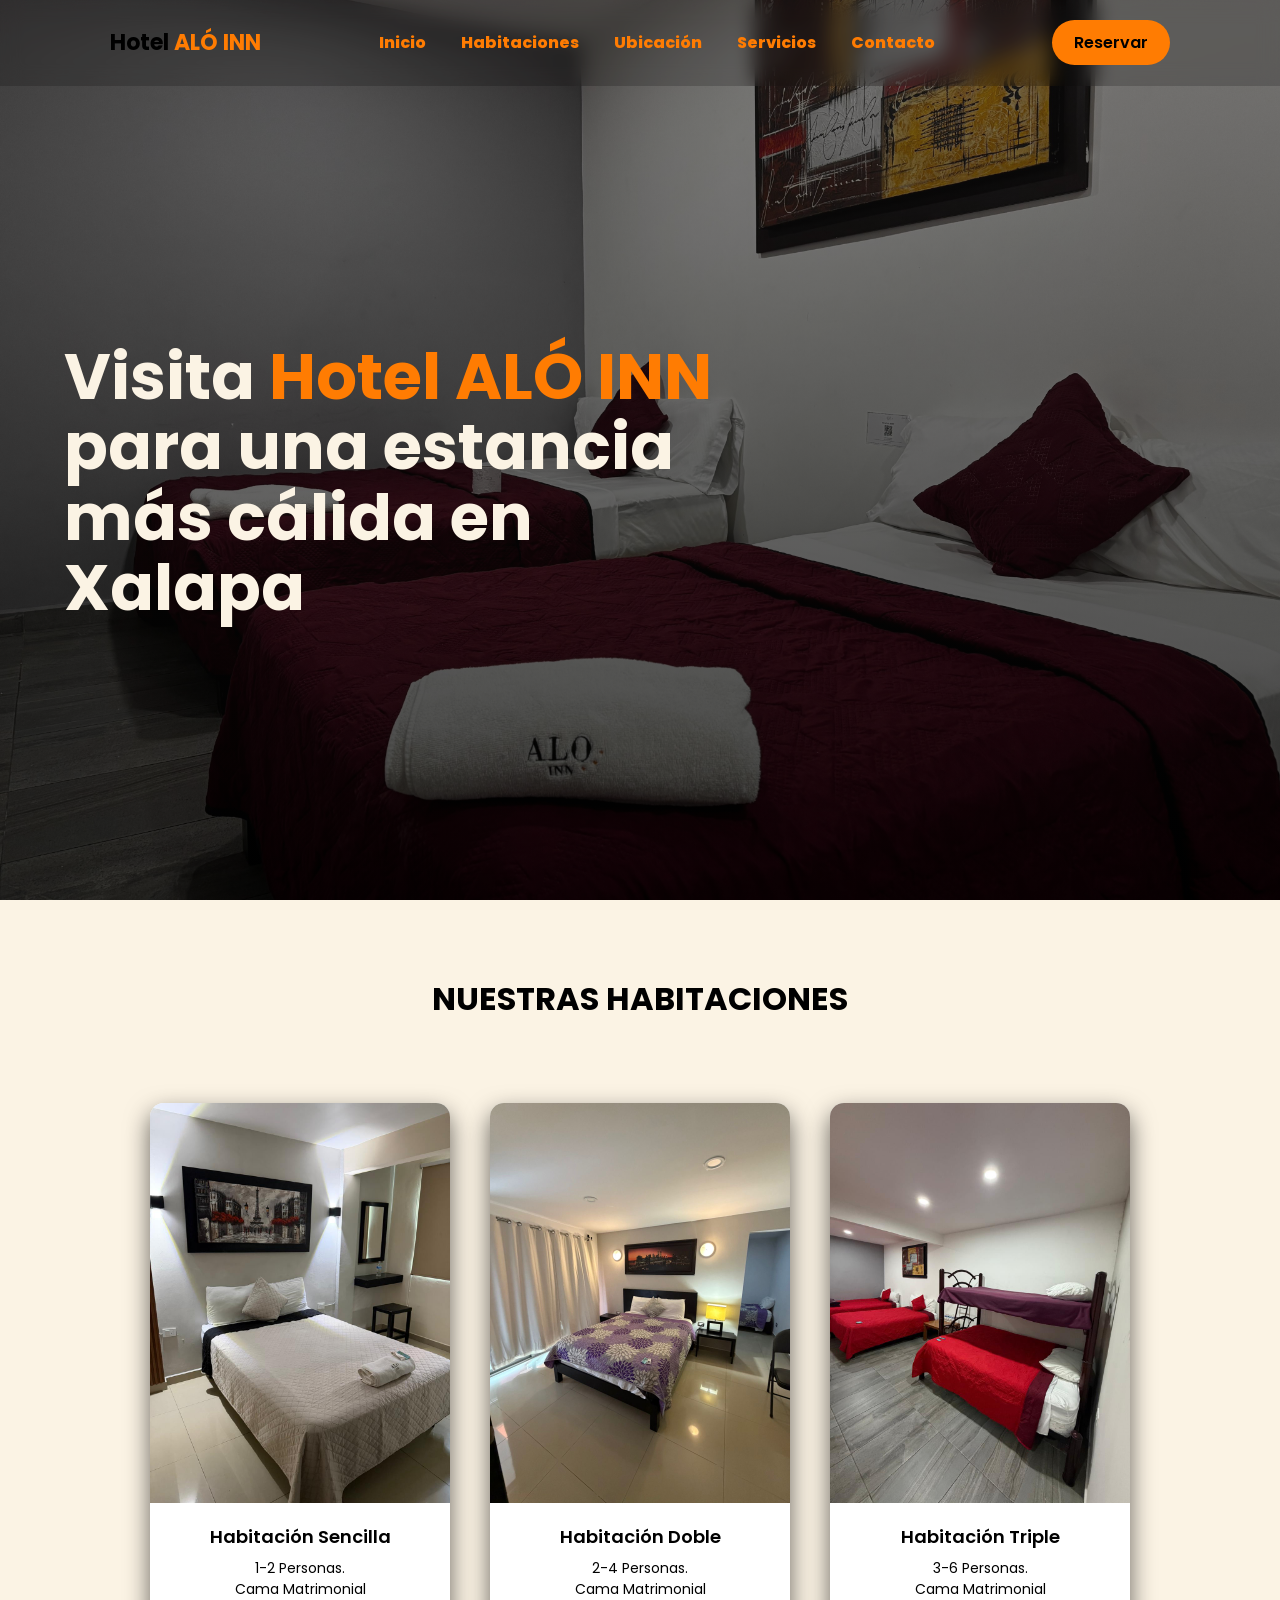
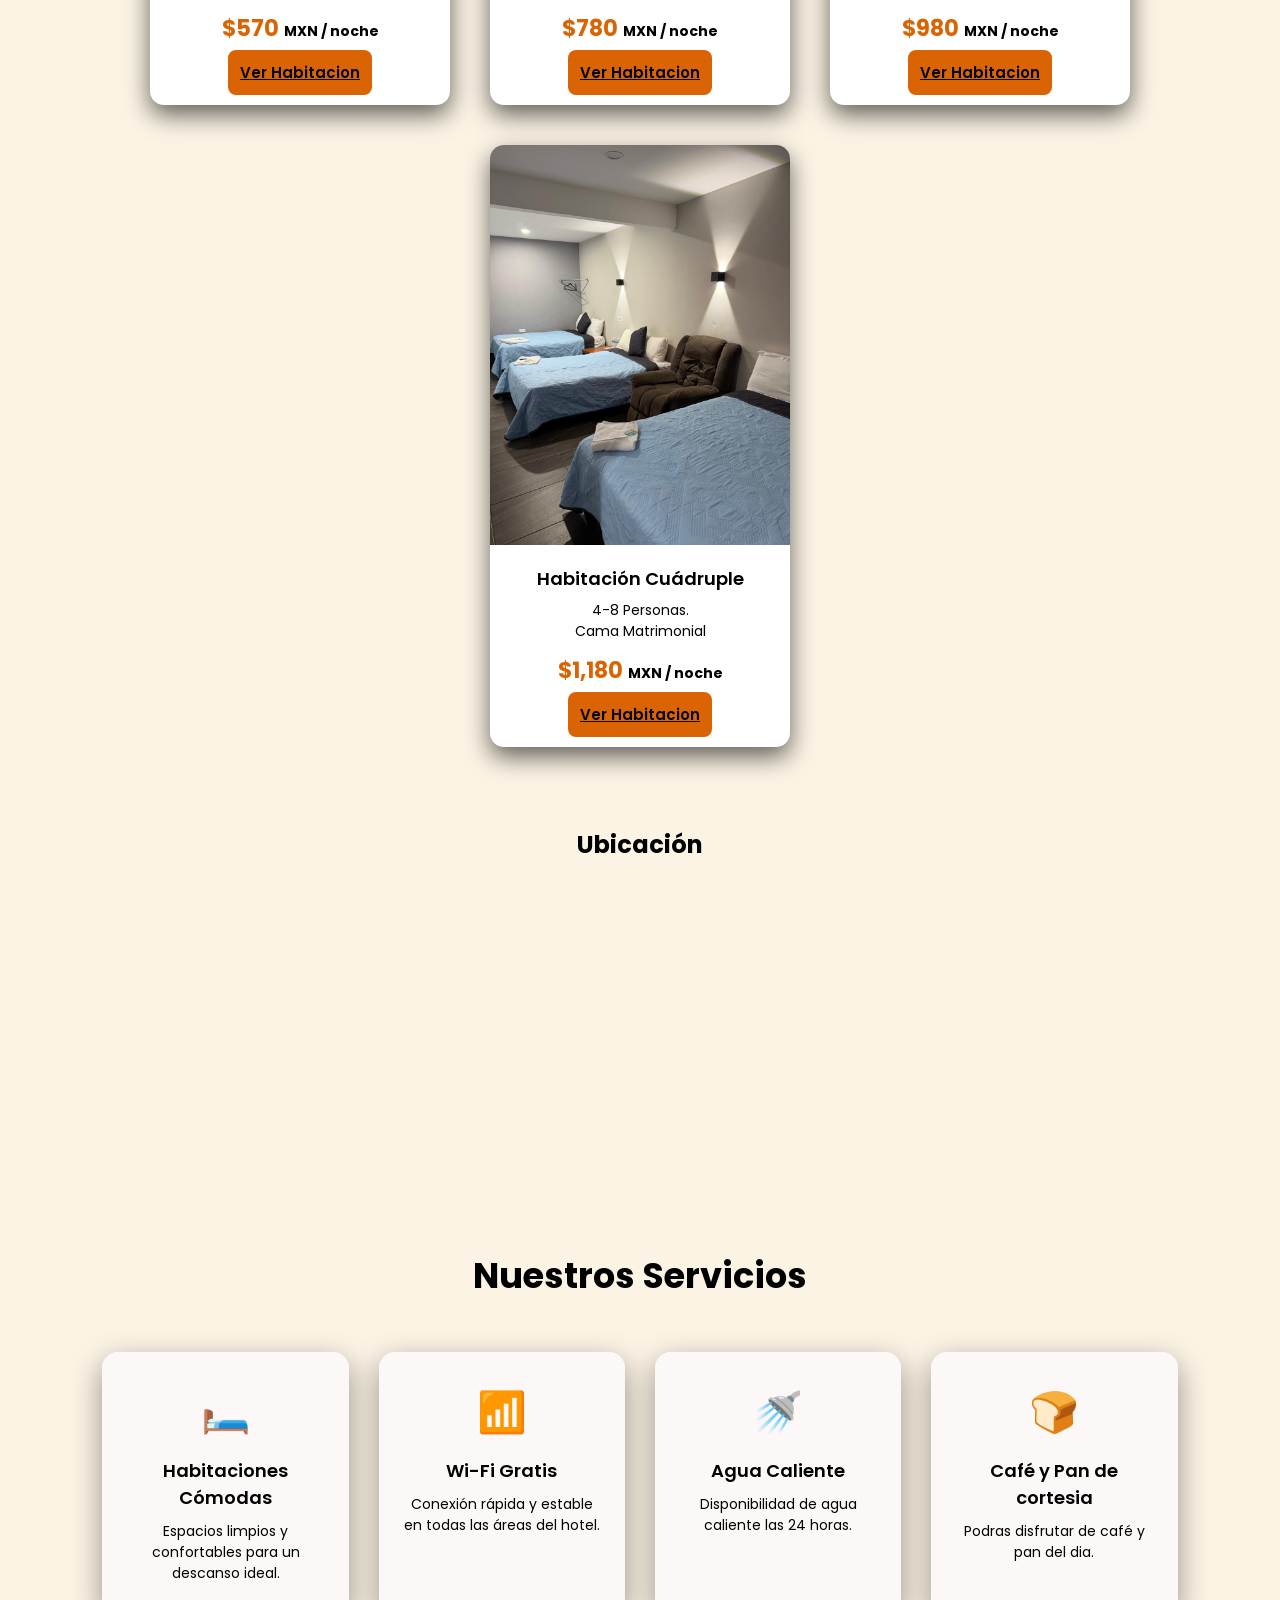
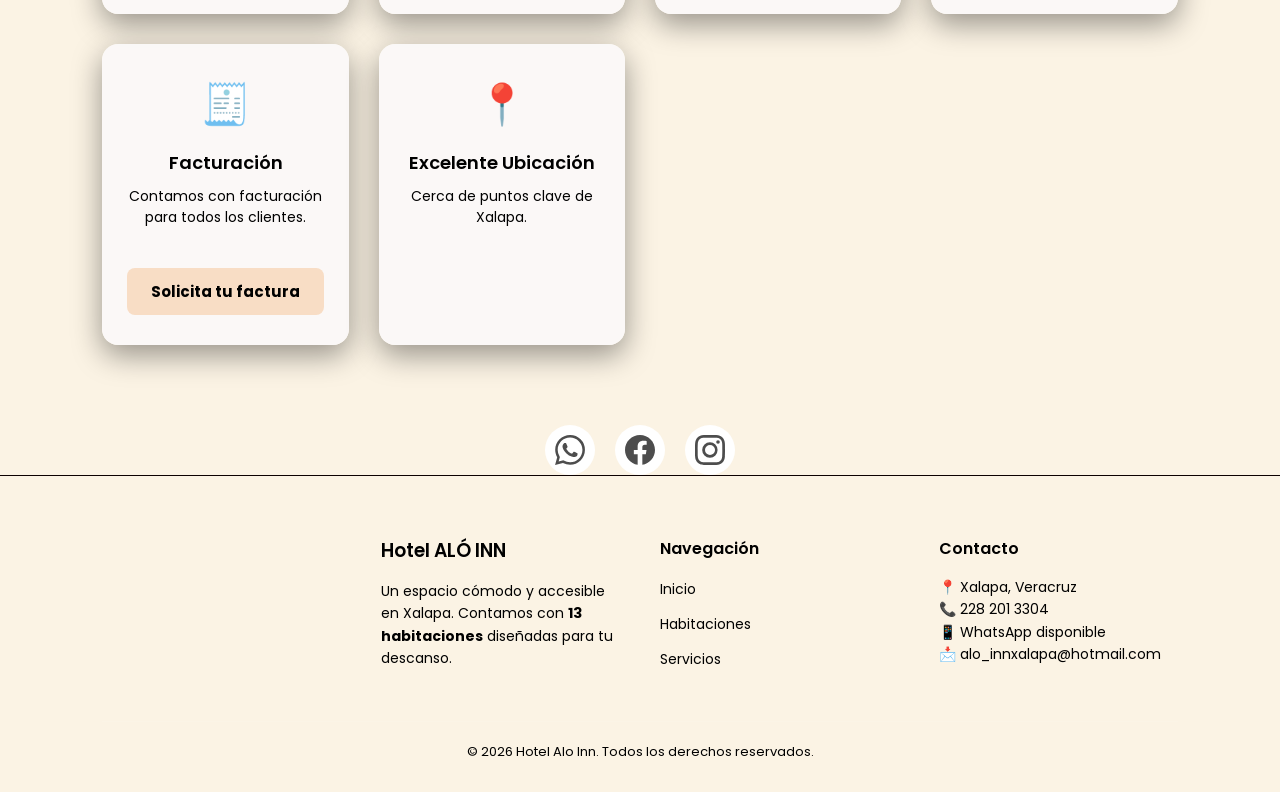
<file: index.html>
<!DOCTYPE html>

<html lang="es">

<head>
  <meta charset="UTF-8">
  <meta name="viewport" content="width=device-width, initial-scale=1.0">
  
  <title>Hotel Alo Inn | Confort y Calidad en Xalapa, Veracruz</title>
  
  <meta name="description" content="Disfruta de Hotel Alo Inn en Xalapa. Habitaciones cómodas, Wi-Fi gratis, facturación y la mejor ubicación. ¡Reserva hoy mismo!">
  <meta name="keywords" content="Hotel Xalapa, Hotel Alo Inn, hospedaje Veracruz, hotel con factura, habitaciones económicas Xalapa">

  <link rel="icon" href="img/logo.jpg" type="image/jpeg">
  <link rel="apple-touch-icon" href="img/logo.jpg">

  <meta property="og:type" content="website">
  <meta property="og:title" content="Hotel Alo Inn - Tu mejor opción en Xalapa">
  <meta property="og:description" content="Habitaciones cómodas y servicios de primera. ¡Conoce nuestras promociones!">
  <meta property="og:image" content="https://hotelaloinn.com/img/logo.jpeg">
  <meta property="og:url" content="https://hotelaloinn.com">

 <!-- Carga de la letra Poppins (Indispensable para que no se vea la letra por defecto) -->
<link href="https://fonts.googleapis.com/css2?family=Poppins:wght@300;400;600;700&display=swap" rel="stylesheet">

<!-- Vinculación al CSS (Asegúrate de que el nombre sea idéntico al de tu archivo) -->
<link rel="stylesheet" href="style.css?v=2">
</head>
<body>


<header class="navbar">
  <div class="nav-container"> 

    <div class="logo">
      Hotel <span>ALÓ INN</span>
    </div>

    <nav class="nav-links">
      <a href="#inicio">Inicio</a>
      <a href="#habitaciones">Habitaciones</a>
      <a href="#Ubicacion">Ubicación</a>
      <a href="#servicios"> Servicios</a>
      <a href="#contacto">Contacto</a>
    </nav>

    <a 
      href="https://wa.me/522282358579?text=Hola%2C%20buen%20d%C3%ADa.%20Me%20gustar%C3%ADa%20reservar%20una%20habitaci%C3%B3n%20en%20el%20Hotel%20Alo%20Inn.%20%C2%BFPodr%C3%ADan%20brindarme%20disponibilidad%20y%20tarifas%2C%20por%20favor%3F"
      class="nav-btn"
      target="_blank"
    >
      Reservar
    </a>

  </div>
</header>

<section class="hero" id="inicio">
  <div class="hero-content">
    <h1>
      Visita <span>Hotel ALÓ INN</span> para una estancia más cálida en Xalapa
    </h1>
  </div>
</section><br><br> <br>

<h1>NUESTRAS HABITACIONES</h1>

<section class="products" id="habitaciones">

  <div class="product-card">
    <img src="img/habitaciosencilla.jpeg" alt="Habitación Sencilla">
    <div class="product-info">
      <h3>Habitación Sencilla</h3>
      <p class="description">
        1-2 Personas.<br>
        Cama Matrimonial
      </p>
      <div class="price">
        $570 <span>MXN / noche</span>
      </div>
      <a href="habitacionsencilla.html" class="buy-btn">
       Ver Habitacion
      </a>
    </div>
  </div>

  <div class="product-card">
    <img src="img/habitaciondoble.jpeg" alt="Habitación Doble">
    <div class="product-info">
      <h3>Habitación Doble</h3>
      <p class="description">
        2-4 Personas.<br>
        Cama Matrimonial
      </p>
      <div class="price">
        $780 <span>MXN / noche</span>
      </div>
      <a href="habitaciondoble.html" class="buy-btn">
     Ver Habitacion
      </a>
    </div>
  </div>

  <div class="product-card">
    <img src="img/habitaciontriple.jpeg" alt="Habitación Triple">
    <div class="product-info">
      <h3>Habitación Triple</h3>
      <p class="description">
        3-6 Personas.<br>
        Cama Matrimonial
      </p>
      <div class="price">
        $980 <span>MXN / noche</span>
      </div>
      <a href="habitaciontriple.html" class="buy-btn">
        Ver Habitacion
      </a>
    </div>
  </div>

  <div class="product-card">
    <img src="img/habitacioncuadruple.jpeg" alt="Habitación Cuádruple">
    <div class="product-info">
      <h3>Habitación Cuádruple</h3>
      <p class="description">
        4-8 Personas.<br>
        Cama Matrimonial
      </p>
      <div class="price">
        $1,180 <span>MXN / noche</span>
      </div>
      <a href="habitacioncuadruple.html" class="buy-btn">
        Ver Habitacion
      </a>
    </div>
  </div>

</section>

<!-- Mapá -->
 <section class="Ubicacion" id="Ubicacion">
  <h1>Ubicación </h1>
  <iframe src="https://www.google.com/maps/embed?pb=!1m18!1m12!1m3!1d3759.8437289900535!2d-96.91754228857053!3d19.548321536897763!2m3!1f0!2f0!3f0!3m2!1i1024!2i768!4f13.1!3m3!1m2!1s0x85db31e40d9a5141%3A0xbbd44925af812f5!2zQUzDkyBJTk4!5e0!3m2!1ses-419!2smx!4v1768088990701!5m2!1ses-419!2smx" width="400" height="300" style="border:0;" allowfullscreen="" loading="lazy" referrerpolicy="no-referrer-when-downgrade"></iframe></section>



<!-- Servicios -->
<section class="services" id="servicios">

  <h2 class="section-title">Nuestros Servicios</h2>

  <div class="services-grid">

    <div class="service-card">
      <div class="service-icon">🛏️</div>
      <h3>Habitaciones Cómodas</h3>
      <p>
        Espacios limpios y confortables para un descanso ideal.
      </p>
    </div>

    <div class="service-card">
      <div class="service-icon">📶</div>
      <h3>Wi-Fi Gratis</h3>
      <p>
        Conexión rápida y estable en todas las áreas del hotel.
      </p>
    </div>

    <div class="service-card">
      <div class="service-icon">🚿</div>
      <h3>Agua Caliente</h3>
      <p>
        Disponibilidad de agua caliente las 24 horas.
      </p>
    </div>

    <div class="service-card">
      <div class="service-icon">🍞 </div>
      <h3>Café y Pan de cortesia</h3>
      <p>
        Podras disfrutar de café y pan del dia.
      </p>
    </div>

    <div class="service-card">
      <div class="service-icon">🧾</div>
      <h3>Facturación</h3>
      <p>
      Contamos con  facturación para todos los clientes.
      </p><BR>
       <a href="https://wa.me/522282358579?text=%0APara%20poder%20realizar%20la%20facturaci%C3%B3n%20correspondiente%2C%20le%20agradecer%C3%ADamos%20nos%20pudiera%20proporcionar%20la%20siguiente%20informaci%C3%B3n%20fiscal.%0A%E2%80%A2%20Nombre%20o%20Raz%C3%B3n%20Social%3A%0A%E2%80%A2%20RFC%3A%0A%E2%80%A2%20Uso%20de%20CFDI%3A%0A%E2%80%A2%20R%C3%A9gimen%20fiscal%3A%0A%E2%80%A2%20Direcci%C3%B3n%3A%0A%E2%80%A2%20C%C3%B3digo%20Postal%3A%0A%E2%80%A2%20Tipo%20de%20pago%20y%20cantidad%3A%0A%E2%80%A2%20Correo%20electr%C3%B3nico%20para%20env%C3%ADo%20de%20factura%3A%0A%E2%80%A2%20Comprobante%20de%20pago%20%28imagen%29" class="bottom"> Solicita tu factura</a>  
       
      </a> 
    </div>

    <div class="service-card">
      <div class="service-icon">📍</div>
      <h3>Excelente Ubicación</h3>
      <p>
        Cerca de puntos clave de Xalapa.
      </p>
    </div>

  </div>
</section>


  <!-- REDES SOCIALES -->

<ul class="example-2">
  <li class="icon-content">
    <a
      data-social="whatsapp"
      aria-label="Whatsapp"
      href="https://wa.me/522282358579?text=Hola%2C%20buen%20d%C3%ADa.%20Me%20gustar%C3%ADa%20reservar%20una%20habitaci%C3%B3n%20en%20el%20Hotel%20Alo%20Inn.%20%C2%BFPodr%C3%ADan%20brindarme%20disponibilidad%20y%20tarifas%2C%20por%20favor%3F"
    >
      <div class="filled"></div>
      <svg
        xml:space="preserve"
        viewBox="0 0 24 24"
        class="bi bi-whatsapp"
        fill="currentColor"
        height="24"
        width="24"
        xmlns="http://www.w3.org/2000/svg"
      >
        <path
          fill="currentColor"
          d="M17.472 14.382c-.297-.149-1.758-.867-2.03-.967-.273-.099-.471-.148-.67.15-.197.297-.767.966-.94 1.164-.173.199-.347.223-.644.075-.297-.15-1.255-.463-2.39-1.475-.883-.788-1.48-1.761-1.653-2.059-.173-.297-.018-.458.13-.606.134-.133.298-.347.446-.52.149-.174.198-.298.298-.497.099-.198.05-.371-.025-.52-.075-.149-.669-1.612-.916-2.207-.242-.579-.487-.5-.669-.51-.173-.008-.371-.01-.57-.01-.198 0-.52.074-.792.372-.272.297-1.04 1.016-1.04 2.479 0 1.462 1.065 2.875 1.213 3.074.149.198 2.096 3.2 5.077 4.487.709.306 1.262.489 1.694.625.712.227 1.36.195 1.871.118.571-.085 1.758-.719 2.006-1.413.248-.694.248-1.289.173-1.413-.074-.124-.272-.198-.57-.347m-5.421 7.403h-.004a9.87 9.87 0 01-5.031-1.378l-.361-.214-3.741.982.998-3.648-.235-.374a9.86 9.86 0 01-1.51-5.26c.001-5.45 4.436-9.884 9.888-9.884 2.64 0 5.122 1.03 6.988 2.898a9.825 9.825 0 012.893 6.994c-.003 5.45-4.437 9.884-9.885 9.884m8.413-18.297A11.815 11.815 0 0012.05 0C5.495 0 .16 5.335.157 11.892c0 2.096.547 4.142 1.588 5.945L.057 24l6.305-1.654a11.882 11.882 0 005.683 1.448h.005c6.554 0 11.89-5.335 11.893-11.893a11.821 11.821 0 00-3.48-8.413Z"
        ></path>
      </svg>
    </a>
    <div class="tooltip">Whatsapp</div>
  </li>
  <li class="icon-content">
    <a
      data-social="facebook"
      aria-label="Facebook"
      href="https://www.facebook.com/ALOINNXALAPA/?locale=es_LA"
    >
      <div class="filled"></div>
      <svg
        xml:space="preserve"
        viewBox="0 0 24 24"
        class="bi bi-facbook"
        fill="currentColor"
        height="24"
        width="24"
        xmlns="http://www.w3.org/2000/svg"
      >
        <path
          fill="currentColor"
          d="M23.9981 11.9991C23.9981 5.37216 18.626 0 11.9991 0C5.37216 0 0 5.37216 0 11.9991C0 17.9882 4.38789 22.9522 10.1242 23.8524V15.4676H7.07758V11.9991H10.1242V9.35553C10.1242 6.34826 11.9156 4.68714 14.6564 4.68714C15.9692 4.68714 17.3424 4.92149 17.3424 4.92149V7.87439H15.8294C14.3388 7.87439 13.8739 8.79933 13.8739 9.74824V11.9991H17.2018L16.6698 15.4676H13.8739V23.8524C19.6103 22.9522 23.9981 17.9882 23.9981 11.9991Z"
        ></path>
      </svg>
    </a>
    <div class="tooltip">Facebook</div>
  </li>
  <li class="icon-content">
    <a
      data-social="instagram"
      aria-label="Instagram"
      href="https://www.instagram.com/alo_innxlp?igsh=Y3Bvd2txeXczbG93"
    >
      <div class="filled"></div>
      <svg
        xml:space="preserve"
        viewBox="0 0 16 16"
        class="bi bi-instagram"
        fill="currentColor"
        height="16"
        width="16"
        xmlns="http://www.w3.org/2000/svg"
      >
        <path
          fill="currentColor"
          d="M8 0C5.829 0 5.556.01 4.703.048 3.85.088 3.269.222 2.76.42a3.9 3.9 0 0 0-1.417.923A3.9 3.9 0 0 0 .42 2.76C.222 3.268.087 3.85.048 4.7.01 5.555 0 5.827 0 8.001c0 2.172.01 2.444.048 3.297.04.852.174 1.433.372 1.942.205.526.478.972.923 1.417.444.445.89.719 1.416.923.51.198 1.09.333 1.942.372C5.555 15.99 5.827 16 8 16s2.444-.01 3.298-.048c.851-.04 1.434-.174 1.943-.372a3.9 3.9 0 0 0 1.416-.923c.445-.445.718-.891.923-1.417.197-.509.332-1.09.372-1.942C15.99 10.445 16 10.173 16 8s-.01-2.445-.048-3.299c-.04-.851-.175-1.433-.372-1.941a3.9 3.9 0 0 0-.923-1.417A3.9 3.9 0 0 0 13.24.42c-.51-.198-1.092-.333-1.943-.372C10.443.01 10.172 0 7.998 0zm-.717 1.442h.718c2.136 0 2.389.007 3.232.046.78.035 1.204.166 1.486.275.373.145.64.319.92.599s.453.546.598.92c.11.281.24.705.275 1.485.039.843.047 1.096.047 3.231s-.008 2.389-.047 3.232c-.035.78-.166 1.203-.275 1.485a2.5 2.5 0 0 1-.599.919c-.28.28-.546.453-.92.598-.28.11-.704.24-1.485.276-.843.038-1.096.047-3.232.047s-2.39-.009-3.233-.047c-.78-.036-1.203-.166-1.485-.276a2.5 2.5 0 0 1-.92-.598 2.5 2.5 0 0 1-.6-.92c-.109-.281-.24-.705-.275-1.485-.038-.843-.046-1.096-.046-3.233s.008-2.388.046-3.231c.036-.78.166-1.204.276-1.486.145-.373.319-.64.599-.92s.546-.453.92-.598c.282-.11.705-.24 1.485-.276.738-.034 1.024-.044 2.515-.045zm4.988 1.328a.96.96 0 1 0 0 1.92.96.96 0 0 0 0-1.92m-4.27 1.122a4.109 4.109 0 1 0 0 8.217 4.109 4.109 0 0 0 0-8.217m0 1.441a2.667 2.667 0 1 1 0 5.334 2.667 2.667 0 0 1 0-5.334"
        ></path>
      </svg>
    </a>
    <div class="tooltip">Instagram</div>
  </li>
</ul>
<footer class="footer" id="contacto">
  <div class="footer-container">
<br><br><br><br>

    <!-- INFO HOTEL -->
    <div class="footer-column">
      <h3>Hotel ALÓ INN</h3>
      <p>
        Un espacio cómodo y accesible en Xalapa.  
        Contamos con <strong>13 habitaciones</strong> diseñadas para tu descanso.
      </p>
    </div>

    <!-- NAVEGACIÓN -->
    <div class="footer-column">
      <h4>Navegación</h4>
      <ul>
        <li><a href="#inicio">Inicio</a></li>
        <li><a href="#habitaciones">Habitaciones</a></li>
        <li><a href="#servicios">Servicios</a></li>
      </ul>
    </div>

    <!-- CONTACTO -->
    <div class="footer-column">
      <h4>Contacto</h4>
      <p>📍 Xalapa, Veracruz</p>
      <p>📞 228 201 3304</p>
      <p>📱 WhatsApp disponible</p>
      <P>📩 alo_innxalapa@hotmail.com </P>
    </div>

  </div>

  <div class="footer-bottom">
    © 2026 Hotel Alo Inn. Todos los derechos reservados.
  </div>
</footer>



<script src="main.js" defer></script>

</body>
</html>
</file>
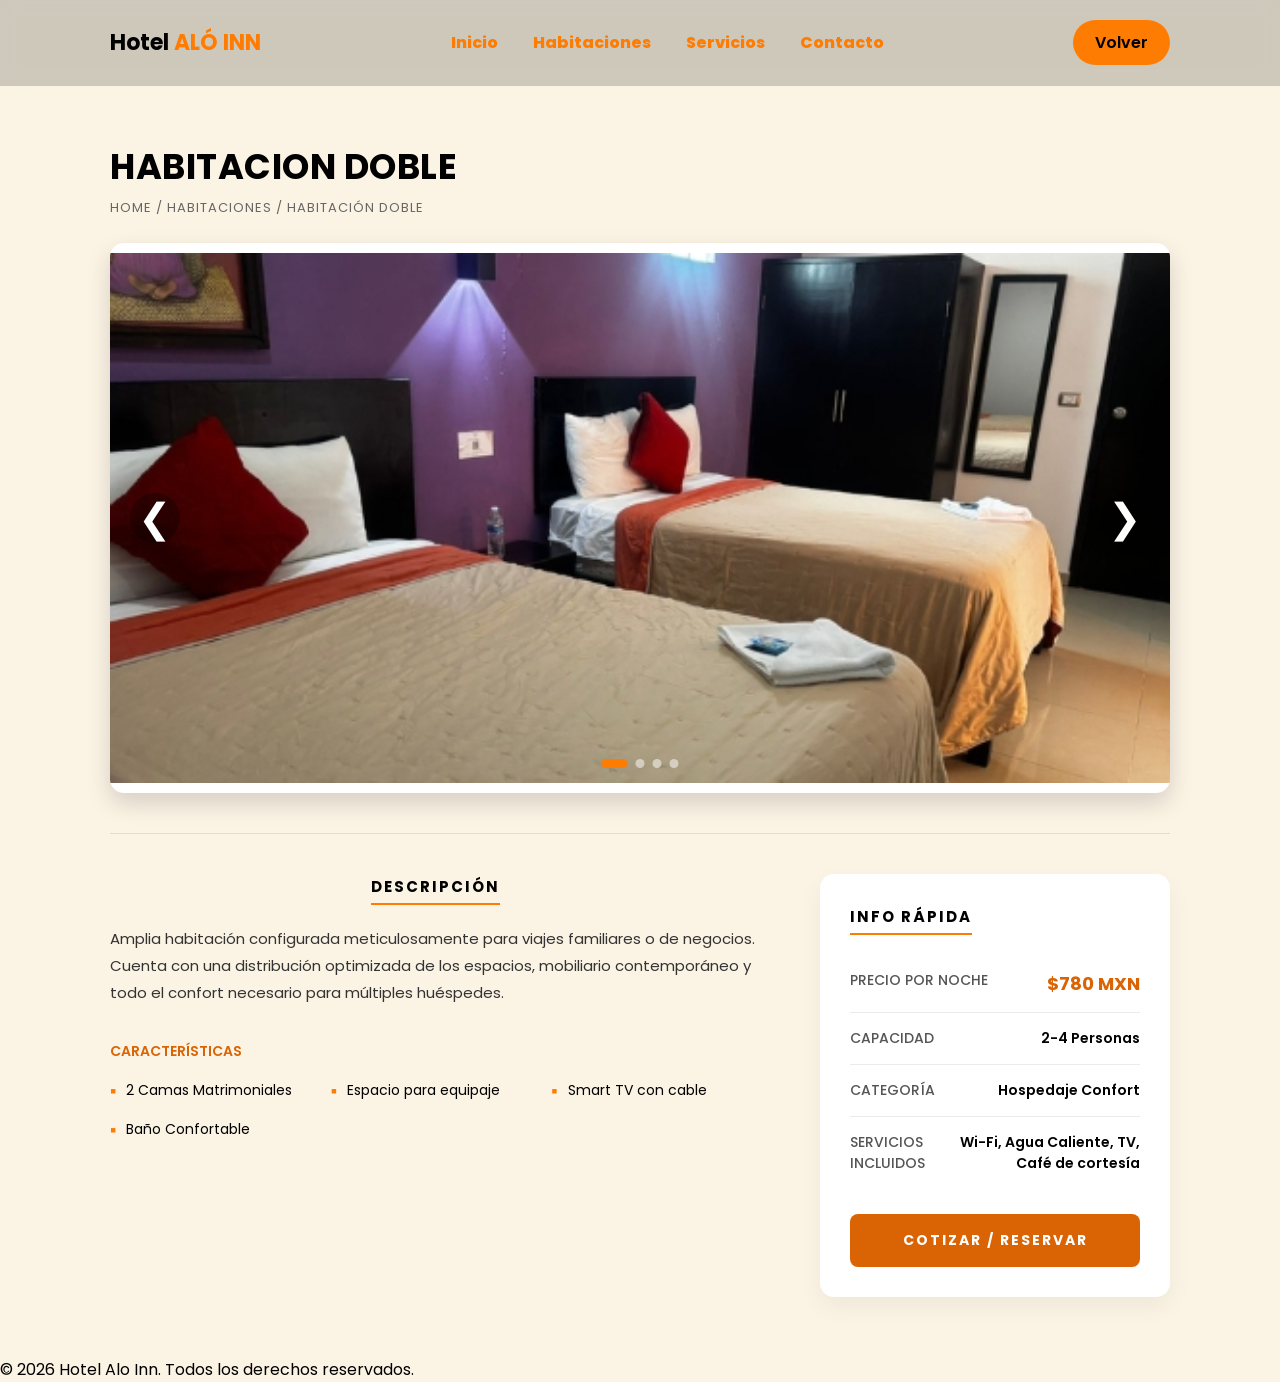
<file: habitaciondoble.html>
<!DOCTYPE html>
<html lang="es">
<head>
    <meta charset="UTF-8">
    <meta name="viewport" content="width=device-width, initial-scale=1.0">
    <title>Detalles de Habitación | Hotel Alo Inn</title>
    <link rel="stylesheet" href="style.css">
    <link href="https://fonts.googleapis.com/css2?family=Poppins:wght@300;400;500;600;700&display=swap" rel="stylesheet">
</head>
<body class="hotel-theme">

    <header class="navbar">
        <div class="nav-container"> 
            <div class="logo">Hotel <span>ALÓ INN</span></div>
            <nav class="nav-links">
                <a href="index.html">Inicio</a>
                <a href="index.html#habitaciones">Habitaciones</a>
                <a href="index.html#servicios">Servicios</a>
                <a href="index.html#contacto">Contacto</a>
            </nav>
            <a href="index.html#habitaciones" class="nav-btn">Volver</a>
        </div>
    </header>

    <main class="project-detail-container">
        
        <div class="project-header">
            <h1 id="room-title">Habitacion Doble</h1>
            <div class="project-breadcrumbs">Home / Habitaciones / <span id="room-subtitle">Detalle</span></div>
        </div>

        <section class="slider-wrapper">
         <button class="slide-arrow" id="slide-arrow-prev" onclick="changeSlide(-1)">&#10094;</button>

<button class="slide-arrow" id="slide-arrow-next" onclick="changeSlide(1)">&#10095;</button>
            
            <div class="slider-main-track">
                <img src="" id="active-slide-img" alt="Vista Habitación">
            </div>

            <div class="slider-dots" id="slider-dots-container"></div>
        </section>

        <section class="project-meta-grid">
            
            <div class="meta-column description-box">
                <h2>DESCRIPCIÓN</h2>
                <p id="room-description">
                    Cargando la descripción detallada de los espacios confortables y servicios incluidos para tu descanso ideal en Xalapa...
                </p>
                
                <div class="characteristics-section">
                    <h3>Características</h3>
                    <ul id="room-features-list">
                        </ul>
                </div>
            </div>

            <div class="meta-column quick-info-box">
                <h2>INFO RÁPIDA</h2>
                
                <div class="info-row">
                    <span class="info-label">PRECIO POR NOCHE</span>
                    <span class="info-value price-highlight" id="room-price">$780 MXN</span>
                </div>
                
                <div class="info-row">
                    <span class="info-label">CAPACIDAD</span>
                    <span class="info-value" id="room-capacity">2-4 Personas</span>
                </div>

                <div class="info-row">
                    <span class="info-label">CATEGORÍA</span>
                    <span class="info-value">Hospedaje Confort</span>
                </div>

                <div class="info-row">
                    <span class="info-label">SERVICIOS INCLUIDOS</span>
                    <span class="info-value">Wi-Fi, Agua Caliente, TV, Café de cortesía</span>
                </div>

                <a href="https://wa.me/522282358579?text=Hola%2C%20buen%20d%C3%ADa.%20Me%20gustar%C3%ADa%20reservar%20una%20habitaci%C3%B3n%20DOBLE%20en%20el%20Hotel%20Alo%20Inn.%20%C2%BFMe%20pueden%20dar%20disponibilidad%20y%20precio%3F" id="wa-reserve-btn" target="_blank" class="action-quote-btn">
                    COTIZAR / RESERVAR
                </a>
            </div>

        </section>
    </main>

    <footer class="footer-dark">
        © 2026 Hotel Alo Inn. Todos los derechos reservados.
    </footer>

    <script src="main.js" defer></script>
</body>
</html>
</file>
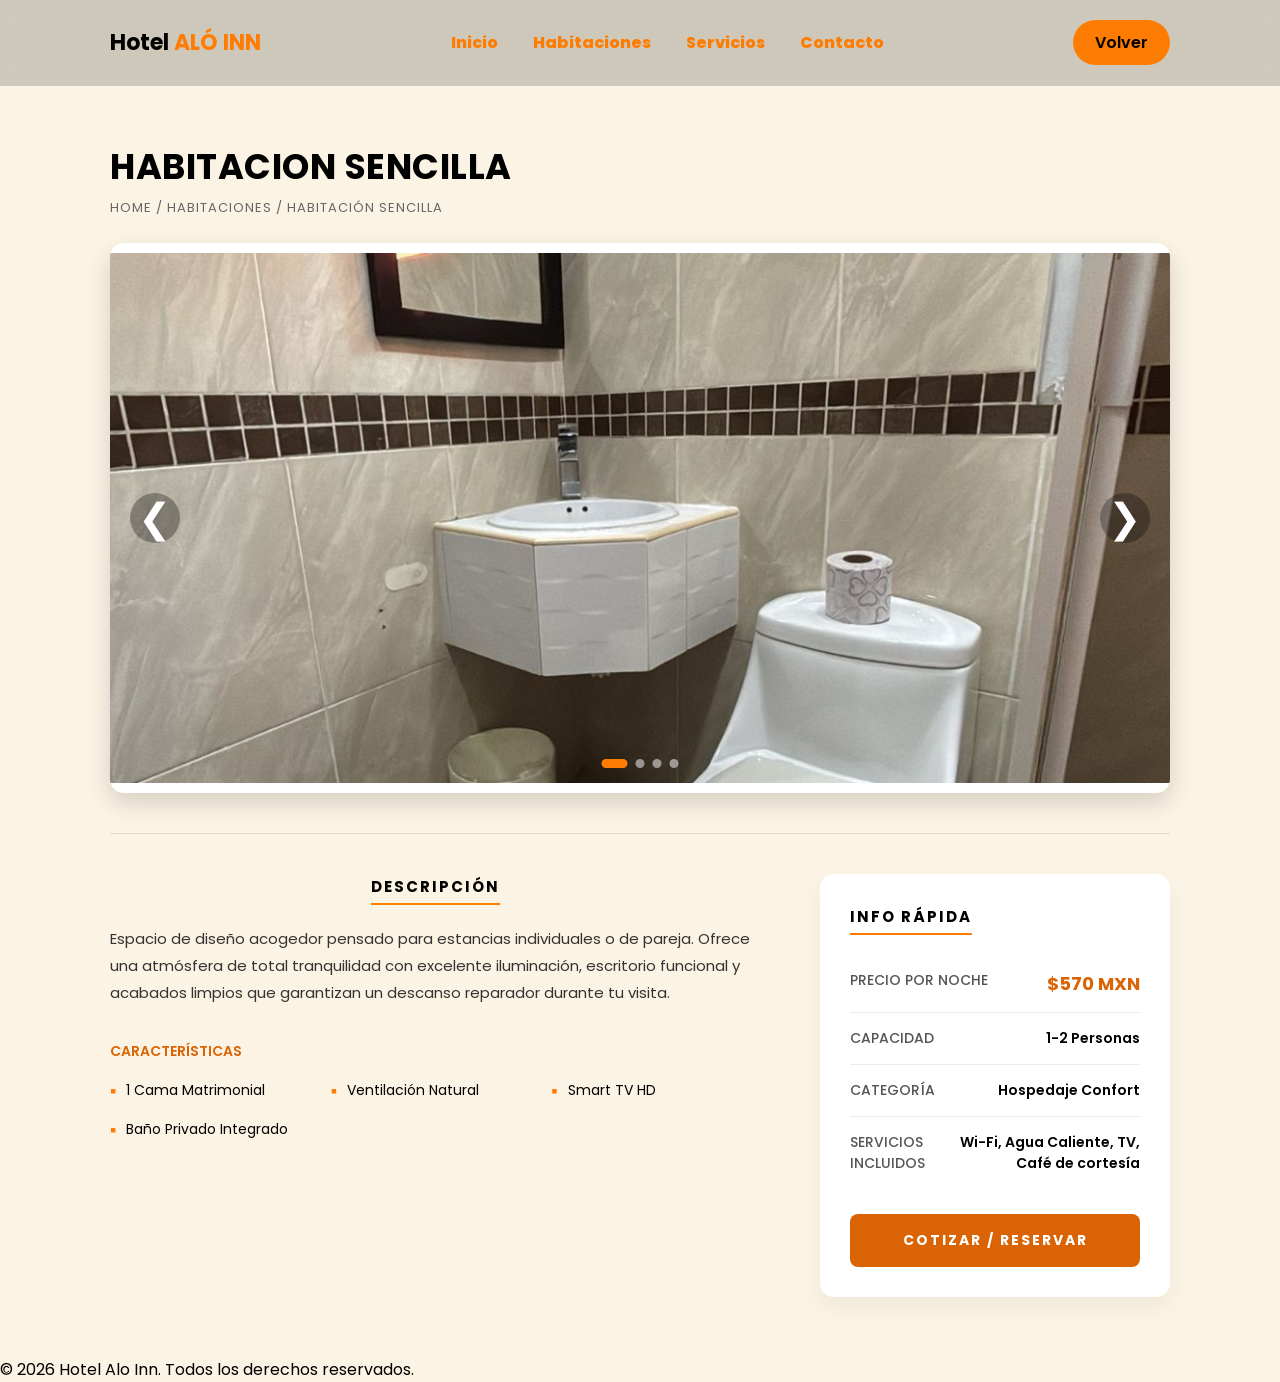
<file: habitacionsencilla.html>
<!DOCTYPE html>
<html lang="es">
<head>
    <meta charset="UTF-8">
    <meta name="viewport" content="width=device-width, initial-scale=1.0">
    <title>Detalles de Habitación | Hotel Alo Inn</title>
    <link rel="stylesheet" href="style.css">
    <link href="https://fonts.googleapis.com/css2?family=Poppins:wght@300;400;500;600;700&display=swap" rel="stylesheet">
</head>
<body class="hotel-theme">

    <header class="navbar">
        <div class="nav-container"> 
            <div class="logo">Hotel <span>ALÓ INN</span></div>
            <nav class="nav-links">
                <a href="index.html">Inicio</a>
                <a href="index.html#habitaciones">Habitaciones</a>
                <a href="index.html#servicios">Servicios</a>
                <a href="index.html#contacto">Contacto</a>
            </nav>
            <a href="index.html#habitaciones" class="nav-btn">Volver</a>
        </div>
    </header>

    <main class="project-detail-container">
        
        <div class="project-header">
            <h1 id="room-title">Habitacion Sencilla</h1>
            <div class="project-breadcrumbs">Home / Habitaciones / <span id="room-subtitle">Detalle</span></div>
        </div>

        <section class="slider-wrapper">
           
        <button class="slide-arrow" id="slide-arrow-prev" onclick="changeSlide(-1)">&#10094;</button>

<button class="slide-arrow" id="slide-arrow-next" onclick="changeSlide(1)">&#10095;</button>
            
            <div class="slider-main-track">
                <img src="" id="active-slide-img" alt="Vista Habitación">
            </div>

            <div class="slider-dots" id="slider-dots-container"></div>
        </section>

        <section class="project-meta-grid">
            
            <div class="meta-column description-box">
                <h2>DESCRIPCIÓN</h2>
                <p id="room-description">
                    Cargando la descripción detallada de los espacios confortables y servicios incluidos para tu descanso ideal en Xalapa...
                </p>
                
                <div class="characteristics-section">
                    <h3>Características</h3>
                    <ul id="room-features-list">
                        </ul>
                </div>
            </div>

            <div class="meta-column quick-info-box">
                <h2>INFO RÁPIDA</h2>
                
                <div class="info-row">
                    <span class="info-label">PRECIO POR NOCHE</span>
                    <span class="info-value price-highlight" id="room-price">$570 MXN</span>
                </div>
                
                <div class="info-row">
                    <span class="info-label">CAPACIDAD</span>
                    <span class="info-value" id="room-capacity">1-2 Personas</span>
                </div>

                <div class="info-row">
                    <span class="info-label">CATEGORÍA</span>
                    <span class="info-value">Hospedaje Confort</span>
                </div>

                <div class="info-row">
                    <span class="info-label">SERVICIOS INCLUIDOS</span>
                    <span class="info-value">Wi-Fi, Agua Caliente, TV, Café de cortesía</span>
                </div>

                <a href="#https://wa.me/522282358579?text=Hola%2C%20buen%20d%C3%ADa.%20Me%20gustar%C3%ADa%20reservar%20una%20habitaci%C3%B3n%20SENCILLA%20en%20el%20Hotel%20Alo%20Inn.%20%C2%BFMe%20pueden%20dar%20disponibilidad%20y%20precio%3F"id="wa-reserve-btn" target="_blank" class="action-quote-btn">
                    COTIZAR / RESERVAR
                </a>
            </div>

        </section>
    </main>

    <footer class="footer-dark">
        © 2026 Hotel Alo Inn. Todos los derechos reservados.
    </footer>

    <script src="main.js" defer></script>
</body>
</html>
</file>
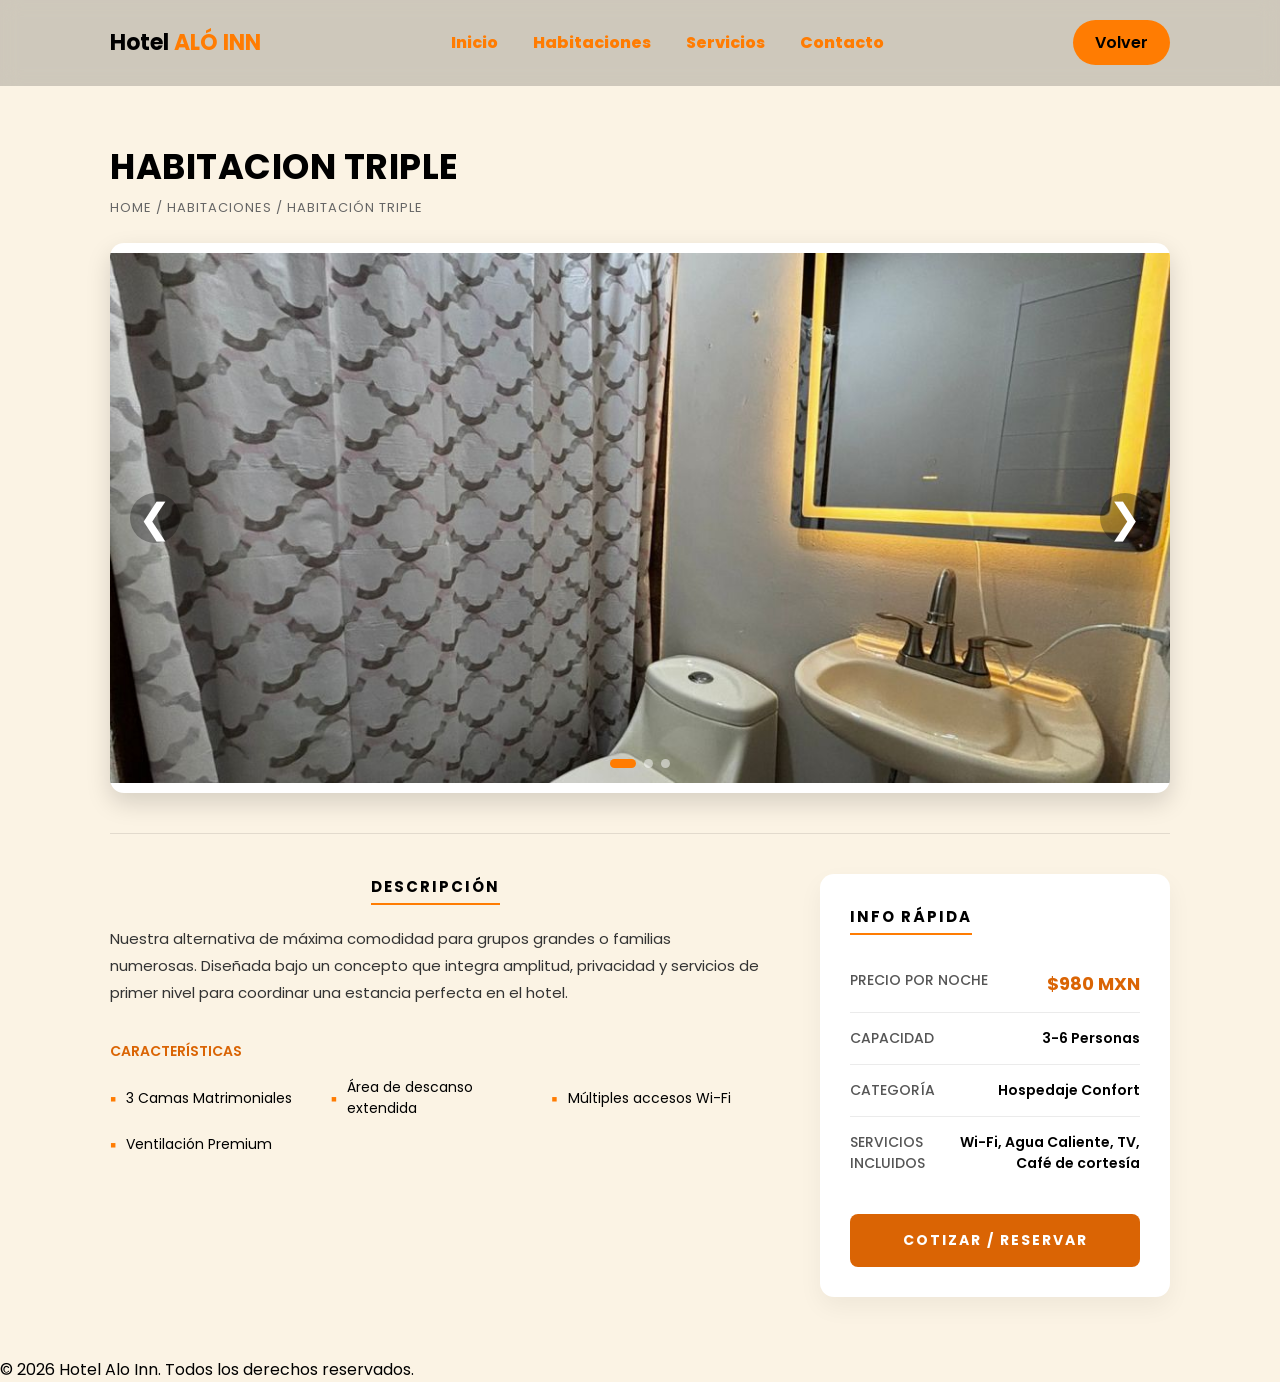
<file: habitaciontriple.html>
<!DOCTYPE html>
<html lang="es">
<head>
    <meta charset="UTF-8">
    <meta name="viewport" content="width=device-width, initial-scale=1.0">
    <title>Detalles de Habitación | Hotel Alo Inn</title>
    <link rel="stylesheet" href="style.css">
    <link href="https://fonts.googleapis.com/css2?family=Poppins:wght@300;400;500;600;700&display=swap" rel="stylesheet">
</head>
<body class="hotel-theme">

    <header class="navbar">
        <div class="nav-container"> 
            <div class="logo">Hotel <span>ALÓ INN</span></div>
            <nav class="nav-links">
                <a href="index.html">Inicio</a>
                <a href="index.html#habitaciones">Habitaciones</a>
                <a href="index.html#servicios">Servicios</a>
                <a href="index.html#contacto">Contacto</a>
            </nav>
            <a href="index.html#habitaciones" class="nav-btn">Volver</a>
        </div>
    </header>

    <main class="project-detail-container">
        
        <div class="project-header">
            <h1 id="room-title">Habitacion Triple</h1>
            <div class="project-breadcrumbs">Home / Habitaciones / <span id="room-subtitle">Detalle</span></div>
        </div>

        <section class="slider-wrapper">
           <button class="slide-arrow" id="slide-arrow-prev" onclick="changeSlide(-1)">&#10094;</button>

<button class="slide-arrow" id="slide-arrow-next" onclick="changeSlide(1)">&#10095;</button>
            
            <div class="slider-main-track">
                <img src="" id="active-slide-img" alt="Vista Habitación">
            </div>

            <div class="slider-dots" id="slider-dots-container"></div>
        </section>

        <section class="project-meta-grid">
            
            <div class="meta-column description-box">
                <h2>DESCRIPCIÓN</h2>
                <p id="room-description">
                    Cargando la descripción detallada de los espacios confortables y servicios incluidos para tu descanso ideal en Xalapa...
                </p>
                
                <div class="characteristics-section">
                    <h3>Características</h3>
                    <ul id="room-features-list">
                        </ul>
                </div>
            </div>

            <div class="meta-column quick-info-box">
                <h2>INFO RÁPIDA</h2>
                
                <div class="info-row">
                    <span class="info-label">PRECIO POR NOCHE</span>
                    <span class="info-value price-highlight" id="room-price">$980 MXN</span>
                </div>
                
                <div class="info-row">
                    <span class="info-label">CAPACIDAD</span>
                    <span class="info-value" id="room-capacity">3-6 Personas</span>
                </div>

                <div class="info-row">
                    <span class="info-label">CATEGORÍA</span>
                    <span class="info-value">Hospedaje Confort</span>
                </div>

                <div class="info-row">
                    <span class="info-label">SERVICIOS INCLUIDOS</span>
                    <span class="info-value">Wi-Fi, Agua Caliente, TV, Café de cortesía</span>
                </div>

                <a href="https://wa.me/522282358579?text=Hola%2C%20buen%20d%C3%ADa.%20Me%20gustar%C3%ADa%20reservar%20una%20habitaci%C3%B3n%20TRIPLE%20en%20el%20Hotel%20Alo%20Inn.%20%C2%BFMe%20pueden%20dar%20disponibilidad%20y%20precio%3F" id="wa-reserve-btn" target="_blank" class="action-quote-btn">
                    COTIZAR / RESERVAR
                </a>
            </div>

        </section>
    </main>

    <footer class="footer-dark">
        © 2026 Hotel Alo Inn. Todos los derechos reservados.
    </footer>

 <script src="main.js" defer></script>
</body>
</html>
</file>
<file: style.css>
/* =========================================
   1. CONFIGURACIÓN GENERAL, FUENTES Y RESET
   ========================================= */
@import url('https://fonts.googleapis.com/css2?family=Poppins:wght@300;400;500;600;700;800&display=swap');

* {
    margin: 0;
    padding: 0;
    box-sizing: border-box;
    font-family: 'Poppins', sans-serif; /* Forzar Poppins en absolutamente todo */
}

body {
    background-color: #fbf3e4;
    color: black;
}

/* =========================================
   2. NAVBAR
   ========================================= */
.navbar {
    position: fixed;
    top: 0;
    width: 100%;
    z-index: 1000;
    background: #0000002d;
    backdrop-filter: blur(10px);
    border-bottom: 1px solid #ffffff00;
}

.nav-container {
    max-width: 1100px;
    margin: 0 auto;
    padding: 20px;
    display: flex;
    justify-content: space-between;
    align-items: center;
}

/* LOGO */
.logo {
    font-size: 22px;
    font-weight: 700;
    color: #000000;
}

.logo span {
    color: #ff7c02;
}

/* LINKS */
.nav-links {
    display: flex;
    gap: 35px;
}

.nav-links a {
    text-decoration: none;
    color: #ff7c02;
    font-weight: 800;
    position: relative;
}

/* Línea animada */
.nav-links a::after {
    content: "";
    position: absolute;
    bottom: -6px;
    left: 0;
    width: 0;
    height: 2px;
    background: #ff7c02;
    transition: width 0.3s ease;
}

.nav-links a:hover::after {
    width: 100%;
}

/* BOTÓN NAVBAR */
.nav-btn {
    padding: 10px 22px;
    background: #ff7c02;
    color: #000000;
    text-decoration: none;
    border-radius: 30px;
    font-weight: 600;
    transition: transform 0.3s;
}

.nav-btn:hover {
    transform: translateY(-2px);
}

/* ESPACIO PARA NAV FIJO */
.hero {
    padding-top: 90px;
}

/* RESPONSIVE NAVBAR */
@media (max-width: 600px) {
    h1 {
        font-size: 1.8rem;
    }
}

/* =========================================
   3. HERO (LANDING PRINCIPAL)
   ========================================= */
.hero { 
    min-height: 100vh;
    padding-top: 90px;
    background:
        linear-gradient(rgba(19, 17, 17, 0.507), rgba(0, 0, 0, 0.733)),
        url("img/fondo.jpeg");
    background-size: cover;
    background-position: center;
    display: flex;
    align-items: center;
    padding-left: 5%;
    padding-right: 5%;
}

.hero-content {
    max-width: 650px;
    animation: fadeUp 1.2s ease;
}

.hero h1 {
    font-size: clamp(2.5rem, 5vw, 4rem);
    font-weight: 700;
    line-height: 1.1;
    margin-bottom: 25px;
    color: #fbf3e4;
    text-align: left;
}

.hero h1 span {
    color: #ff7c02;
}

.hero-buttons {
    display: flex;
    gap: 20px;
    flex-wrap: wrap;
}

.btn-primary {
    padding: 14px 34px;
    background: #da6404;
    border: none;
    border-radius: 40px;
    color: #000000;
    font-weight: 600;
    cursor: pointer;
}

.btn-secondary {
    padding: 14px 34px;
    background: transparent;
    border: 2px solid #da6404;
    border-radius: 40px;
    color: #da6404;
    font-weight: 600;
    cursor: pointer;
}

/* =========================================
   4. TARJETAS DE PRODUCTOS / HABITACIONES (INICIO)
   ========================================= */
.products {
    display: flex;
    justify-content: center;
    gap: 40px;
    padding: 80px 8%;
    flex-wrap: wrap;
}

.product-card {
    background: #ffffff;
    width: 300px;
    border-radius: 14px;
    overflow: hidden;
    box-shadow: 0 10px 25px rgba(0, 0, 0, 0.603);
    transition: transform 0.3s ease;
}

.product-card:hover {
    transform: translateY(-8px);
}

.product-card img {
    width: 100%;
    display: block;
}

.product-info {
    padding: 20px;
}

.product-info h3 {
    font-size: 18px;
    margin-bottom: 8px;
    color: #000000;
    font-weight: 600;
}

.description {
    font-size: 14px;
    color: #000000;
    margin-bottom: 12px;
}

.price {
    font-size: 22px;
    font-weight: bold;
    color: #da6404;
    margin-bottom: 15px;
}

.price span {
    font-size: 14px;
    color: #000000;
}

.buy-btn {
    width: 100%;
    border: none;
    padding: 12px;
    background: #da6404;
    color: #020617;
    font-size: 15px;
    border-radius: 8px;
    cursor: pointer;
    font-weight: 600;
}

/* =========================================
   5. SECCIÓN SERVICIOS
   ========================================= */
.services {
    color: #000000;
    padding: 80px 8%;
    background: #fbf3e4;
}

.section-title {
    text-align: center;
    font-size: 2.2rem;
    margin-bottom: 50px;
    font-weight: 700;
}

.services-grid {
    display: grid;
    grid-template-columns: repeat(auto-fit, minmax(220px, 1fr));
    gap: 30px;
}

.service-card {
    background: hsla(0, 25%, 98%, 0.945);
    padding: 30px 25px;
    border-radius: 16px;
    text-align: center;
    box-shadow: 0 10px 30px rgba(0,0,0,0.4);
    transition: transform 0.3s ease, box-shadow 0.3s ease;
}

.service-card:hover {
    transform: translateY(-8px);
    box-shadow: 0 15px 40px rgba(0,0,0,0.6);
}

.service-icon {
    font-size: 40px;
    margin-bottom: 15px;
}

.service-card h3 {
    font-size: 18px;
    margin-bottom: 10px;
    font-weight: 600;
}

.service-card p {
    font-size: 14px;
    color: #000000;
}

.bottom {
    display: block;         
    width: 100%;
    box-sizing: border-box;  
    background: #f8ddc5; 
    color: #000000; 
    padding: 12px;
    font-size: 15px;
    font-weight: bold;      
    text-align: center;         
    text-decoration: none;   
    border-radius: 8px;
    cursor: pointer;
    transition: 0.3s;
    margin-top: 15px; 
}

.bottom:hover {
    background: #ff7c02;    
    color: #000;
}

/* =========================================
   6. REDES SOCIALES Y ICONOS HOVER (EXAMPLE-2)
   ========================================= */
ul {
    list-style: none;
}

.example-2 {
    display: flex;
    justify-content: center;
    align-items: center;
}

.example-2 .icon-content {
    margin: 0 10px;
    position: relative;
}

.example-2 .icon-content .tooltip {
    position: absolute;
    top: -30px;
    left: 50%;
    transform: translateX(-50%);
    color: #fff;
    padding: 6px 10px;
    border-radius: 5px;
    opacity: 0;
    visibility: hidden;
    font-size: 14px;
    transition: all 0.3s ease;
}

.example-2 .icon-content:hover .tooltip {
    opacity: 1;
    visibility: visible;
    top: -50px;
}

.example-2 .icon-content a {
    position: relative;
    overflow: hidden;
    display: flex;
    justify-content: center;
    align-items: center;
    width: 50px;
    height: 50px;
    border-radius: 50%;
    color: #4d4d4d;
    background-color: #fff;
    transition: all 0.3s ease-in-out;
}

.example-2 .icon-content a:hover {
    box-shadow: 3px 2px 45px 0px rgb(0, 0, 0);
}

.example-2 .icon-content a svg {
    position: relative;
    z-index: 1;
    width: 30px;
    height: 30px;
}

.example-2 .icon-content a:hover {
    color: white;
}

.example-2 .icon-content a .filled {
    position: absolute;
    top: auto;
    bottom: 0;
    left: 0;
    width: 100%;
    height: 0;
    background-color: #000;
    transition: all 0.3s ease-in-out;
}

.example-2 .icon-content a:hover .filled {
    height: 100%;
}

.example-2 .icon-content a[data-social="whatsapp"] .filled,
.example-2 .icon-content a[data-social="whatsapp"] ~ .tooltip {
    background-color: #128c7e;
}

.example-2 .icon-content a[data-social="facebook"] .filled,
.example-2 .icon-content a[data-social="facebook"] ~ .tooltip {
    background-color: #3b5998;
}

.example-2 .icon-content a[data-social="instagram"] .filled,
.example-2 .icon-content a[data-social="instagram"] ~ .tooltip {
    background: linear-gradient(
        45deg,
        #405de6,
        #5b51db,
        #b33ab4,
        #c135b4,
        #e1306c,
        #fd1f1f
    );
}

.example-2 .icon-content a[data-social="youtube"] .filled,
.example-2 .icon-content a[data-social="youtube"] ~ .tooltip {
    background-color: #c200003d;
}

h1 {
    text-align: center;
    color: #000000;
}

/* =========================================
   7. MAPA Y FOOTER ORIGINALES
   ========================================= */
section {
    text-align: center;
}

.footer {
    background: #fbf3e4;
    border-top: 1px solid rgb(12, 0, 0);
    padding: 60px 8% 30px;
}

.footer-container {
    display: grid;
    grid-template-columns: repeat(auto-fit, minmax(220px, 1fr));
    gap: 40px;
    margin-bottom: 40px;
}

.footer-column h3,
.footer-column h4 {
    margin-bottom: 15px;
    color: #00;
    font-weight : 600;
}

.footer-column p {
    font-size: 14px;
    color: #000000;
    line-height: 1.6;
}

.footer-column ul li {
    margin-bottom: 10px;
}

.footer-column ul li a {
    text-decoration: none;
    color: #000000;
    font-size: 14px;
}

.footer-bottom {
    text-align: center;
    font-size: 13px;
    color: #000000;
    border-top: 1px solid rgba(255,255,255,0.08);
    padding-top: 20px;
}

/* MEDIA QUERIES ORIGINALES */
@media (max-width: 768px) {
    .nav-links {
        display: none;
    }
    .nav-container {
        justify-content: space-between;
    }
    .nav-btn {
        padding: 10px 20px;
        font-size: 15px;
    }
}

/* =========================================
   8. SECCIÓN: DETALLES DE HABITACIÓN (SLIDER PREMIUM UNIFICADO)
   ========================================= */
body.hotel-theme {
    background-color: #fbf3e4;
    color: #000000;
}

.project-detail-container {
    max-width: 1100px;
    margin: 140px auto 60px; 
    padding: 0 20px;
}

.project-header {
    margin-bottom: 25px;
}

#room-title {
    font-size: 2.2rem;
    font-weight: 700;
    letter-spacing: 0.5px;
    color: #000000;
    text-transform: uppercase;
    text-align: left; 
}

.project-breadcrumbs {
    font-size: 13px;
    color: #666666;
    margin-top: 5px;
    text-transform: uppercase;
    letter-spacing: 1px;
}

/* CONTENEDOR DEL SLIDER ANCHO */
.slider-wrapper {
    position: relative;
    width: 100%;
    height: 550px;
    background: #ffffff;
    border-radius: 14px; 
    overflow: hidden;
    box-shadow: 0 10px 25px rgba(0, 0, 0, 0.15);
}

.slider-main-track {
    width: 100%;
    height: 100%;
}

/* 🌟 CORRECCIÓN APLICADA AL CARRUSEL/SLIDER 🌟 */
.slider-main-track img {
    width: 100%;
    height: 100%;
    object-fit: contain;       /* <-- CAMBIA ESTO: De 'cover' a 'contain' */
    object-position: center;   /* Mantiene la foto bien centrada */
    transition: opacity 0.4s ease-in-out;
}

/* Flechas de navegación del Slider */
.slide-arrow {
    position: absolute;
    top: 50% ;
    transform: translateY(-50%);
    background: rgba(0, 0, 0, 0.3);
    color: #ffffff;
    border: none;
    font-size: 2.5rem;
    width: 50px;
    height: 50px;
    line-height: 44px;
    cursor: pointer;
    border-radius: 50%;
    z-index: 10;
    transition: all 0.3s ease;
}

.slide-arrow:hover { 
    background: #ff7c02; 
    transform: translateY(-50%) scale(1.05);
}

#slide-arrow-prev { left: 20px; }
#slide-arrow-next { right: 20px; }

/* Indicadores de bolitas (Dots) */
.slider-dots {
    position: absolute;
    bottom: 25px;
    left: 50%;
    transform: translateX(-50%);
    display: flex;
    gap: 8px;
    z-index: 10;
}

.dot {
    width: 9px;
    height: 9px;
    background: rgba(255, 255, 255, 0.5);
    border-radius: 50%;
    cursor: pointer;
    transition: all 0.3s ease;
}

.dot.active {
    background: #ff7c02;
    width: 26px;
    border-radius: 5px;
}

/* GRID DE METADATOS INFERIORES EN 2 COLUMNAS */
.project-meta-grid {
    display: grid;
    grid-template-columns: 1.3fr 0.7fr;
    gap: 60px;
    margin-top: 40px;
    border-top: 1px solid rgba(0, 0, 0, 0.1);
    padding-top: 40px;
}

.meta-column h2 {
    font-size: 15px;
    letter-spacing: 2px;
    color: #000000;
    margin-bottom: 20px;
    font-weight: 700;
    border-bottom: 2px solid #ff7c02;
    display: inline-block;
    padding-bottom: 5px;
}

#room-description {
    font-size: 15px;
    color: #333333;
    line-height: 1.8;
    text-align: left;
}

.characteristics-section {
    margin-top: 35px;
    text-align: left;
}

.characteristics-section h3 {
    font-size: 14px;
    color: #da6404;
    text-transform: uppercase;
    margin-bottom: 15px;
    font-weight: 600;
}

.characteristics-section ul {
    list-style: none;
    display: grid;
    grid-template-columns: repeat(auto-fit, minmax(200px, 1fr));
    gap: 12px;
}

.characteristics-section li {
    font-size: 14px;
    color: #000000;
    display: flex;
    align-items: center;
    gap: 10px;
}

.characteristics-section li span {
    color: #ff7c02;
    font-size: 18px;
}

/* CAJA DE INFORMACIÓN RÁPIDA (Derecha) */
.quick-info-box {
    background: #ffffff; 
    padding: 30px;
    border-radius: 14px;
    box-shadow: 0 10px 25px rgba(0, 0, 0, 0.05);
    text-align: left;
}

.info-row {
    display: flex;
    justify-content: space-between;
    padding: 15px 0;
    border-bottom: 1px solid rgba(0, 0, 0, 0.08);
    font-size: 14px;
}

.info-row:last-of-type {
    border-bottom: none;
}

.info-label { 
    color: #555555; 
    font-weight: 500; 
}

.info-value { 
    color: #000000; 
    text-align: right; 
    font-weight: 600;
}

.price-highlight { 
    color: #da6404; 
    font-weight: 700; 
    font-size: 18px; 
}

/* BOTÓN DE RESERVA / COTIZACIÓN RECTANGULAR */
.action-quote-btn {
    display: block;
    width: 100%;
    background: #da6404;
    color: #ffffff;
    text-decoration: none;
    text-align: center;
    padding: 16px;
    font-weight: 700;
    font-size: 14px;
    letter-spacing: 2px;
    margin-top: 25px;
    border-radius: 8px;
    transition: all 0.3s ease;
}

.action-quote-btn:hover { 
    background: #ff7c02;
    transform: translateY(-2px);z
    box-shadow: 0 5px 15px rgba(255, 124, 2, 0.3);
}

/* RESPONSIVE EXCLUSIVO PARA LA GALERÍA */
@media (max-width: 850px) {
    .project-meta-grid { 
        grid-template-columns: 1fr; 
        gap: 40px; 
    }
    .slider-wrapper { 
        height: 350px; 
    }
}
</file>
